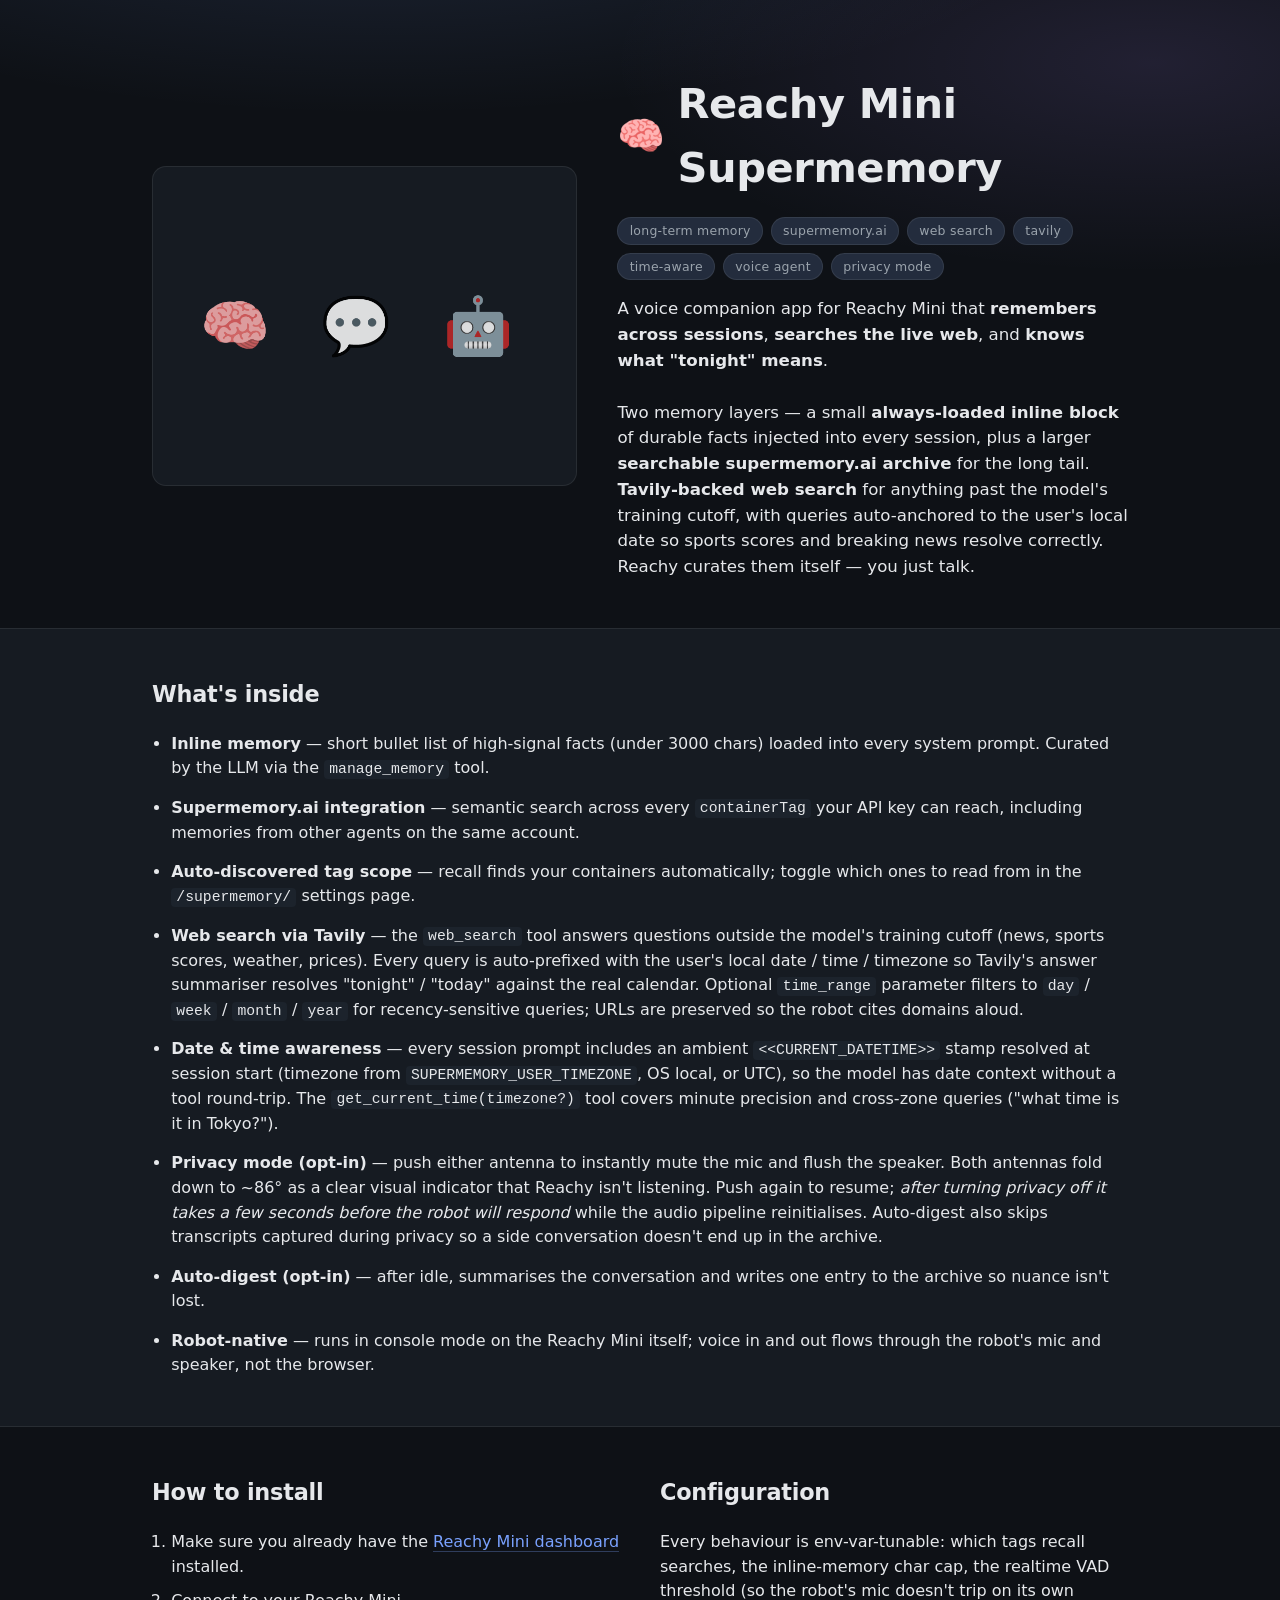
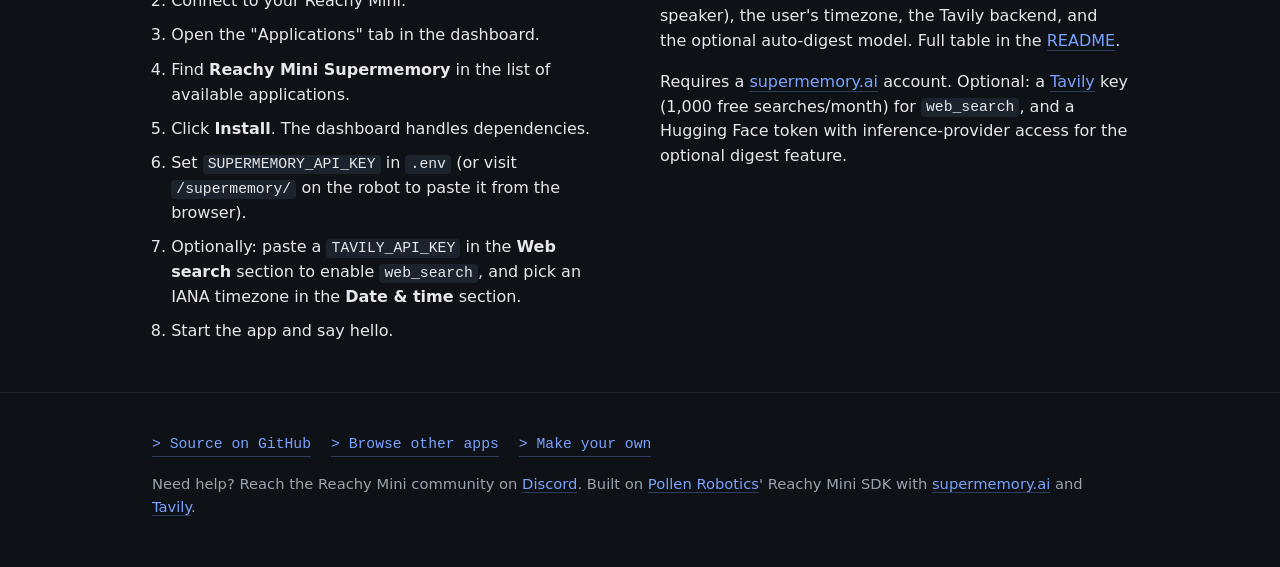
<file: index.html>
<!DOCTYPE html>
<html lang="en">
<head>
  <meta charset="UTF-8" />
  <meta name="viewport" content="width=device-width, initial-scale=1.0" />
  <title>Reachy Mini Supermemory - Voice companion with memory, web search, and time awareness</title>
  <meta name="description" content="Reachy Mini conversation app with dual-layer memory (inline + supermemory.ai), Tavily-backed web search, and timezone-aware date/time so the robot knows what 'tonight' actually means." />
  <link rel="stylesheet" href="style.css" />
</head>
<body>

  <section class="hero">
    <div class="container">
      <div class="hero-grid">
        <div class="hero-visual">
          <div class="hero-placeholder">🧠 💬 🤖</div>
        </div>

        <div class="hero-content">
          <div class="hero-header">
            <div class="hero-icon">🧠</div>
            <h1 class="hero-title">Reachy Mini Supermemory</h1>
          </div>

          <div class="tags">
            <span class="tag">long-term memory</span>
            <span class="tag">supermemory.ai</span>
            <span class="tag">web search</span>
            <span class="tag">tavily</span>
            <span class="tag">time-aware</span>
            <span class="tag">voice agent</span>
            <span class="tag">privacy mode</span>
          </div>

          <p class="hero-description">
            A voice companion app for Reachy Mini that <b>remembers across sessions</b>, <b>searches the live web</b>, and <b>knows what "tonight" means</b>.
            <br /><br />
            Two memory layers — a small <b>always-loaded inline block</b> of durable facts injected into every session, plus a larger <b>searchable supermemory.ai archive</b> for the long tail. <b>Tavily-backed web search</b> for anything past the model's training cutoff, with queries auto-anchored to the user's local date so sports scores and breaking news resolve correctly. Reachy curates them itself — you just talk.
          </p>
        </div>
      </div>
    </div>
  </section>

  <section class="features">
    <div class="container">
      <h2 class="section-title">What's inside</h2>
      <ul class="feature-list">
        <li>
          <b>Inline memory</b> — short bullet list of high-signal facts (under 3000 chars) loaded into every system prompt. Curated by the LLM via the <code>manage_memory</code> tool.
        </li>
        <li>
          <b>Supermemory.ai integration</b> — semantic search across every <code>containerTag</code> your API key can reach, including memories from other agents on the same account.
        </li>
        <li>
          <b>Auto-discovered tag scope</b> — recall finds your containers automatically; toggle which ones to read from in the <code>/supermemory/</code> settings page.
        </li>
        <li>
          <b>Web search via Tavily</b> — the <code>web_search</code> tool answers questions outside the model's training cutoff (news, sports scores, weather, prices). Every query is auto-prefixed with the user's local date / time / timezone so Tavily's answer summariser resolves "tonight" / "today" against the real calendar. Optional <code>time_range</code> parameter filters to <code>day</code> / <code>week</code> / <code>month</code> / <code>year</code> for recency-sensitive queries; URLs are preserved so the robot cites domains aloud.
        </li>
        <li>
          <b>Date &amp; time awareness</b> — every session prompt includes an ambient <code>&lt;&lt;CURRENT_DATETIME&gt;&gt;</code> stamp resolved at session start (timezone from <code>SUPERMEMORY_USER_TIMEZONE</code>, OS local, or UTC), so the model has date context without a tool round-trip. The <code>get_current_time(timezone?)</code> tool covers minute precision and cross-zone queries ("what time is it in Tokyo?").
        </li>
        <li>
          <b>Privacy mode (opt-in)</b> — push either antenna to instantly mute the mic and flush the speaker. Both antennas fold down to ~86° as a clear visual indicator that Reachy isn't listening. Push again to resume; <em>after turning privacy off it takes a few seconds before the robot will respond</em> while the audio pipeline reinitialises. Auto-digest also skips transcripts captured during privacy so a side conversation doesn't end up in the archive.
        </li>
        <li>
          <b>Auto-digest (opt-in)</b> — after idle, summarises the conversation and writes one entry to the archive so nuance isn't lost.
        </li>
        <li>
          <b>Robot-native</b> — runs in console mode on the Reachy Mini itself; voice in and out flows through the robot's mic and speaker, not the browser.
        </li>
      </ul>
    </div>
  </section>

  <section class="technical">
    <div class="container">
      <div class="technical-grid">
        <div>
          <h2 class="section-title">How to install</h2>
          <ol class="install-steps">
            <li>
              <span>
                Make sure you already have the
                <a href="https://github.com/pollen-robotics/reachy-mini-desktop-app/releases/latest" class="link-tertiary">Reachy Mini dashboard</a>
                installed.
              </span>
            </li>
            <li><span>Connect to your Reachy Mini.</span></li>
            <li><span>Open the "Applications" tab in the dashboard.</span></li>
            <li><span>Find <b>Reachy Mini Supermemory</b> in the list of available applications.</span></li>
            <li><span>Click <b>Install</b>. The dashboard handles dependencies.</span></li>
            <li><span>Set <code>SUPERMEMORY_API_KEY</code> in <code>.env</code> (or visit <code>/supermemory/</code> on the robot to paste it from the browser).</span></li>
            <li><span>Optionally: paste a <code>TAVILY_API_KEY</code> in the <b>Web search</b> section to enable <code>web_search</code>, and pick an IANA timezone in the <b>Date &amp; time</b> section.</span></li>
            <li><span>Start the app and say hello.</span></li>
          </ol>
        </div>

        <div>
          <h2 class="section-title">Configuration</h2>
          <p>
            Every behaviour is env-var-tunable: which tags recall searches, the inline-memory char cap, the realtime VAD threshold (so the robot's mic doesn't trip on its own speaker), the user's timezone, the Tavily backend, and the optional auto-digest model. Full table in the
            <a href="https://github.com/cortexuvula/reachy_mini_supermemory_app#configuration-reference" class="link-tertiary">README</a>.
          </p>
          <p>
            Requires a <a href="https://supermemory.ai" class="link-tertiary">supermemory.ai</a> account. Optional: a <a href="https://tavily.com" class="link-tertiary">Tavily</a> key (1,000 free searches/month) for <code>web_search</code>, and a Hugging Face token with inference-provider access for the optional digest feature.
          </p>
        </div>
      </div>
    </div>
  </section>

  <footer class="footer">
    <div class="container">
      <div class="footer-content">
        <div class="footer-links">
          <a href="https://github.com/cortexuvula/reachy_mini_supermemory_app" target="_blank" rel="noopener">&gt; Source on GitHub</a>
          <a href="https://huggingface.co/spaces/pollen-robotics/Reachy-Mini_Best_Spaces" target="_blank" rel="noopener">&gt; Browse other apps</a>
          <a href="https://huggingface.co/blog/pollen-robotics/make-and-publish-your-reachy-mini-apps" target="_blank" rel="noopener">&gt; Make your own</a>
        </div>
        <p class="footer-help">
          Need help? Reach the Reachy Mini community on <a href="https://discord.gg/u3QtUBhy" target="_blank" rel="noopener">Discord</a>.
          Built on <a href="https://www.pollen-robotics.com/" target="_blank" rel="noopener">Pollen Robotics</a>' Reachy Mini SDK with <a href="https://supermemory.ai" target="_blank" rel="noopener">supermemory.ai</a> and <a href="https://tavily.com" target="_blank" rel="noopener">Tavily</a>.
        </p>
      </div>
    </div>
  </footer>

</body>
</html>
</file>
<file: style.css>
:root {
  --bg: #0e1116;
  --surface: #161b22;
  --surface-2: #1c232c;
  --text: #e6e8eb;
  --text-dim: #9aa3ac;
  --accent: #7aa2ff;
  --accent-2: #b08cff;
  --tag-bg: #232c3d;
  --border: rgba(255, 255, 255, 0.08);
  --radius: 14px;
  --radius-sm: 8px;
  --font-sans: ui-sans-serif, system-ui, -apple-system, "Segoe UI", Roboto, "Helvetica Neue", Arial, sans-serif;
  --font-mono: ui-monospace, SFMono-Regular, "SF Mono", Menlo, Consolas, "Liberation Mono", monospace;
}

* { box-sizing: border-box; }

html, body {
  margin: 0;
  padding: 0;
  background: var(--bg);
  color: var(--text);
  font-family: var(--font-sans);
  line-height: 1.55;
  -webkit-font-smoothing: antialiased;
}

a {
  color: var(--accent);
  text-decoration: none;
  border-bottom: 1px solid rgba(122, 162, 255, 0.3);
  transition: color 120ms ease, border-color 120ms ease;
}
a:hover { color: var(--accent-2); border-color: var(--accent-2); }

code {
  font-family: var(--font-mono);
  font-size: 0.92em;
  background: var(--surface-2);
  padding: 0.1em 0.35em;
  border-radius: 4px;
}

.container {
  max-width: 1024px;
  margin: 0 auto;
  padding: 0 1.5rem;
}

/* Hero */
.hero {
  padding: 4.5rem 0 3rem;
  background:
    radial-gradient(1200px 400px at 30% -20%, rgba(122, 162, 255, 0.15), transparent 60%),
    radial-gradient(900px 350px at 90% 10%, rgba(176, 140, 255, 0.12), transparent 60%);
}

.hero-grid {
  display: grid;
  grid-template-columns: 1fr 1.2fr;
  gap: 2.5rem;
  align-items: center;
}

.hero-visual {
  background: var(--surface);
  border: 1px solid var(--border);
  border-radius: var(--radius);
  aspect-ratio: 4 / 3;
  display: flex;
  align-items: center;
  justify-content: center;
}

.hero-placeholder {
  font-size: 3.5rem;
  letter-spacing: 0.3em;
  opacity: 0.85;
}

.hero-content { display: flex; flex-direction: column; gap: 1rem; }

.hero-header {
  display: flex;
  align-items: center;
  gap: 0.75rem;
}

.hero-icon { font-size: 2.4rem; line-height: 1; }

.hero-title {
  margin: 0;
  font-size: clamp(1.8rem, 4vw, 2.6rem);
  font-weight: 700;
  letter-spacing: -0.01em;
}

.tags { display: flex; flex-wrap: wrap; gap: 0.5rem; }

.tag {
  background: var(--tag-bg);
  color: var(--text-dim);
  padding: 0.2rem 0.7rem;
  border-radius: 999px;
  font-size: 0.78rem;
  letter-spacing: 0.02em;
  border: 1px solid var(--border);
}

.hero-description {
  margin: 0;
  font-size: 1.04rem;
  color: var(--text);
  max-width: 60ch;
}

/* Features */
.features {
  padding: 3rem 0;
  background: var(--surface);
  border-top: 1px solid var(--border);
  border-bottom: 1px solid var(--border);
}

.section-title {
  margin: 0 0 1.25rem;
  font-size: 1.4rem;
  font-weight: 600;
  letter-spacing: -0.01em;
}

.feature-list {
  margin: 0;
  padding-left: 1.2rem;
  display: grid;
  gap: 0.9rem;
  color: var(--text-dim);
}

.feature-list li { color: var(--text); }
.feature-list li b { color: var(--text); }

/* Technical / install */
.technical { padding: 3rem 0; }

.technical-grid {
  display: grid;
  grid-template-columns: 1fr 1fr;
  gap: 2.5rem;
  align-items: start;
}

.install-steps {
  margin: 0;
  padding-left: 1.2rem;
  display: grid;
  gap: 0.6rem;
  color: var(--text-dim);
}

.install-steps li { color: var(--text); }

.link-tertiary { color: var(--accent); }

/* Footer */
.footer {
  padding: 2.5rem 0 3rem;
  border-top: 1px solid var(--border);
  background: var(--bg);
}

.footer-content {
  display: grid;
  gap: 1rem;
  color: var(--text-dim);
}

.footer-links {
  display: flex;
  flex-wrap: wrap;
  gap: 1.25rem;
  font-family: var(--font-mono);
  font-size: 0.92rem;
}

.footer-help {
  margin: 0;
  font-size: 0.92rem;
  color: var(--text-dim);
}

/* Responsive */
@media (max-width: 720px) {
  .hero-grid, .technical-grid { grid-template-columns: 1fr; }
  .hero { padding: 3rem 0 2rem; }
  .hero-visual { aspect-ratio: 16 / 10; }
}
</file>
